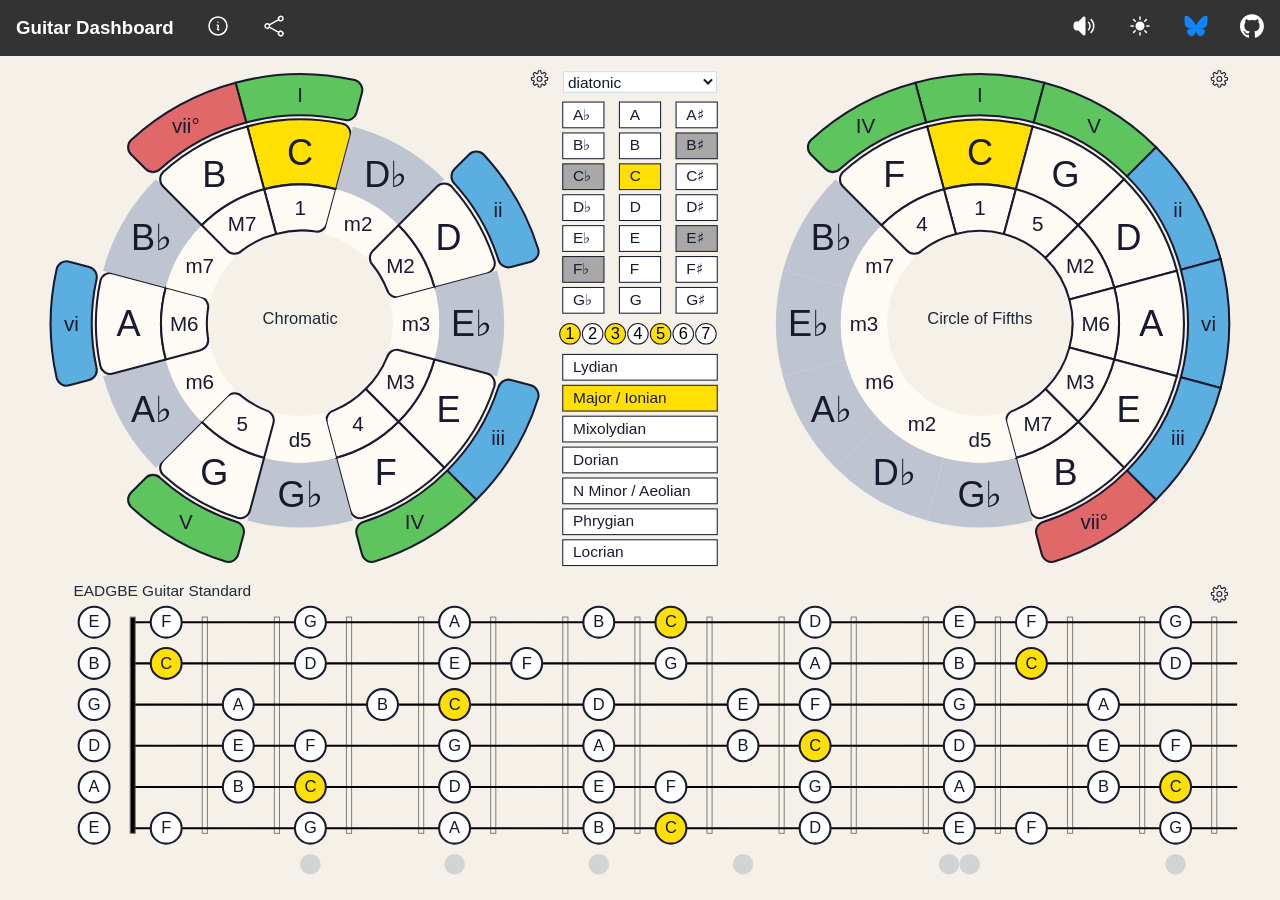
<file: index.html>
<!doctype html>
<html>
    <head>
        <meta charset="UTF-8" />
        <meta
            name="viewport"
            content="width=device-width, initial-scale=1.0, user-scalable=0, minimum-scale=1.0, maximum-scale=1.0"
        />
        <meta name="mobile-web-app-capable" content="yes" />
        <meta name="apple-mobile-web-app-status-bar-style" content="black" />
        <title>Guitar Dashboard</title>
        <meta
            name="description"
            content="A free, open source, music theory explorer for guitarists. Discover how scales and modes map to the fretboard and how chords work within scales."
        />
        <link rel="canonical" href="https://guitardashboard.com/" />
        <link href="gtr-cof.css?v=fc2c5a1c615fbcf818ead28989949222c78848f1" rel="stylesheet" />
        <link rel="shortcut icon" href="favicon.ico?r=31241" />
    </head>

    <body>
        <nav class="header">
            <div class="menu"><h1 class="title">Guitar Dashboard</h1></div>
            <div class="dropdown">
                <div class="menu">
                    <svg class="menu-bar-icon" width="24" height="24">
                        <use href="#icon-info" />
                    </svg>
                </div>
                <div class="dropdown-content with-padding">
                    <p>
                        An interactive music theory dashboard, including a
                        <a href="https://en.wikipedia.org/wiki/Circle_of_fifths"
                            >circle of fifths</a
                        >
                        for guitarists.
                    </p>
                    <p>
                        Discover how scales and modes map to the fretboard and
                        how chords work within scales.
                    </p>
                    <p>Watch the video:</p>
                    <iframe
                        width="560"
                        height="315"
                        src="https://www.youtube.com/embed/JPcEvxoWTJM"
                        frameborder="0"
                        allow="autoplay; encrypted-media"
                        allowfullscreen
                    >
                    </iframe>
                </div>
            </div>
            <div class="dropdown">
                <div class="menu">
                    <svg class="menu-bar-icon" width="24" height="24">
                        <use href="#icon-share" />
                    </svg>
                </div>
                <div id="permalink-dropdown" class="dropdown-content">
                    <div class="with-padding">
                        <input
                            type="button"
                            id="permalink-button"
                            value="Generate Permalink"
                        />
                        <br />
                        <br />
                        <input type="input" id="permalink-text" />
                    </div>
                </div>
            </div>
            <div class="dropdown" style="margin-left: auto">
                <div id="speaker-btn" class="menu">
                    <svg class="menu-bar-icon" width="24" height="24">
                        <use id="speaker-icon" href="#icon-speaker-wave" />
                    </svg>
                </div>
            </div>
            <div class="dropdown">
                <div id="theme-btn" class="menu">
                    <svg class="menu-bar-icon" width="24" height="24">
                        <use id="theme-icon" href="#icon-theme-dark" />
                    </svg>
                </div>
            </div>
            <div id="bluesky-link" class="menu">
                <a
                    href="https://bsky.app/profile/mikehadlow.com"
                    target="_blank"
                    rel="noopener noreferrer"
                >
                    <svg class="menu-bar-icon" width="24" height="24">
                        <use id="bluesky-icon" href="#icon-bluesky" />
                    </svg>
                </a>
            </div>
            <div id="github-link" class="menu">
                <a
                    href="https://github.com/mikehadlow/gtr-cof"
                    target="_blank"
                    rel="noopener noreferrer"
                >
                    <svg class="menu-bar-icon" width="24" height="24">
                        <use id="github-icon" href="#icon-github" />
                    </svg>
                </a>
            </div>
        </nav>
        <!-- end of header-->
        <!-- https://css-tricks.com/scale-svg/ -->
        <div class="content">
            <svg id="container" viewBox="0 0 1160 800" width="100%" height="100%">
                <defs>
                    <!-- icons ids are referenced in src/ui/index.ts -->
                    <symbol id="icon-gear" viewBox="0 0 24 24">
                        <path
                            d="m17.3 10.453l1.927.315a.326.326 0 0 1 .273.322v1.793a.326.326 0 0 1-.27.321l-1.93.339q-.167.582-.459 1.111l1.141 1.584a.326.326 0 0 1-.034.422l-1.268 1.268a.326.326 0 0 1-.418.037l-1.6-1.123a5.5 5.5 0 0 1-1.118.468l-.34 1.921a.326.326 0 0 1-.322.269H11.09a.325.325 0 0 1-.321-.272l-.319-1.911a5.5 5.5 0 0 1-1.123-.465l-1.588 1.113a.326.326 0 0 1-.418-.037L6.052 16.66a.33.33 0 0 1-.035-.42l1.123-1.57a5.5 5.5 0 0 1-.47-1.129l-1.901-.337a.326.326 0 0 1-.269-.321V11.09c0-.16.115-.296.273-.322l1.901-.317q.173-.59.47-1.128l-1.11-1.586a.326.326 0 0 1 .037-.417L7.34 6.053a.326.326 0 0 1 .42-.035l1.575 1.125q.533-.292 1.121-.46l.312-1.91a.326.326 0 0 1 .322-.273h1.793c.159 0 .294.114.322.27l.336 1.92q.585.169 1.12.465l1.578-1.135a.326.326 0 0 1 .422.033l1.268 1.268a.326.326 0 0 1 .036.418L16.84 9.342q.29.53.46 1.11ZM9.716 12a2.283 2.283 0 1 0 4.566 0a2.283 2.283 0 0 0-4.566 0Z"
                        />
                    </symbol>
                    <symbol id="icon-speaker-x" viewBox="0 0 24 24">
                        <path
                            d="M13.5 4.06c0-1.336-1.616-2.005-2.56-1.06l-4.5 4.5H4.508c-1.141 0-2.318.664-2.66 1.905A9.76 9.76 0 0 0 1.5 12c0 .898.121 1.768.35 2.595.341 1.24 1.518 1.905 2.659 1.905h1.93l4.5 4.5c.945.945 2.561.276 2.561-1.06V4.06ZM17.78 9.22a.75.75 0 1 0-1.06 1.06L18.44 12l-1.72 1.72a.75.75 0 1 0 1.06 1.06l1.72-1.72 1.72 1.72a.75.75 0 1 0 1.06-1.06L20.56 12l1.72-1.72a.75.75 0 1 0-1.06-1.06l-1.72 1.72-1.72-1.72Z"
                        />
                    </symbol>
                    <symbol id="icon-speaker-wave" viewBox="0 0 24 24">
                        <path
                            d="M13.5 4.06c0-1.336-1.616-2.005-2.56-1.06l-4.5 4.5H4.508c-1.141 0-2.318.664-2.66 1.905A9.76 9.76 0 0 0 1.5 12c0 .898.121 1.768.35 2.595.341 1.24 1.518 1.905 2.659 1.905h1.93l4.5 4.5c.945.945 2.561.276 2.561-1.06V4.06ZM18.584 5.106a.75.75 0 0 1 1.06 0c3.808 3.807 3.808 9.98 0 13.788a.75.75 0 0 1-1.06-1.06 8.25 8.25 0 0 0 0-11.668.75.75 0 0 1 0-1.06Z"
                        />
                        <path
                            d="M15.932 7.757a.75.75 0 0 1 1.061 0 6 6 0 0 1 0 8.486.75.75 0 0 1-1.06-1.061 4.5 4.5 0 0 0 0-6.364.75.75 0 0 1 0-1.06Z"
                        />
                    </symbol>
                    <symbol id="icon-bluesky" viewBox="0 0 600 530">
                        <path
                            d="m135.72 44.03c66.496 49.921 138.02 151.14 164.28 205.46 26.262-54.316 97.782-155.54 164.28-205.46 47.98-36.021 125.72-63.892 125.72 24.795 0 17.712-10.155 148.79-16.111 170.07-20.703 73.984-96.144 92.854-163.25 81.433 117.3 19.964 147.14 86.092 82.697 152.22-122.39 125.59-175.91-31.511-189.63-71.766-2.514-7.3797-3.6904-10.832-3.7077-7.8964-0.0174-2.9357-1.1937 0.51669-3.7077 7.8964-13.714 40.255-67.233 197.36-189.63 71.766-64.444-66.128-34.605-132.26 82.697-152.22-67.108 11.421-142.55-7.4491-163.25-81.433-5.9562-21.282-16.111-152.36-16.111-170.07 0-88.687 77.742-60.816 125.72-24.795z"
                            fill="#1185fe"
                        />
                    </symbol>
                    <symbol id="icon-github" viewBox="0 0 98 96">
                        <path
                            d="M48.854 0C21.839 0 0 22 0 49.217c0 21.756 13.993 40.172 33.405 46.69 2.427.49 3.316-1.059 3.316-2.362 0-1.141-.08-5.052-.08-9.127-13.59 2.931-16.42-5.797-16.42-5.797-2.184-5.966-5.467-7.431-5.467-7.431-4.462-3.057.335-3.057.335-3.057 4.965.332 7.519 5.052 7.519 5.052 4.37 7.496 11.404 5.378 14.235 4.074.404-3.178 1.699-5.378 3.074-6.6-10.839-1.141-22.243-5.378-22.243-24.283 0-5.378 1.94-9.778 5.014-13.2-.485-1.222-2.184-6.275.486-13.038 0 0 4.125-1.304 13.426 5.052a46.97 46.97 0 0 1 12.214-1.63c4.125 0 8.33.571 12.213 1.63 9.302-6.356 13.427-5.052 13.427-5.052 2.67 6.763.97 11.816.485 13.038 3.155 3.422 5.015 7.822 5.015 13.2 0 18.905-11.404 23.06-22.324 24.283 1.78 1.548 3.316 4.481 3.316 9.126 0 6.6-.08 11.897-.08 13.526 0 1.304.89 2.853 3.316 2.364 19.412-6.52 33.405-24.935 33.405-46.691C97.707 22 75.788 0 48.854 0z"
                        />
                    </symbol>
                    <symbol
                        id="icon-info"
                        viewBox="0 0 24 24"
                        fill="none"
                        stroke="currentColor"
                        stroke-width="1.5"
                    >
                        <path
                            stroke-linecap="round"
                            stroke-linejoin="round"
                            d="m11.25 11.25.041-.02a.75.75 0 0 1 1.063.852l-.708 2.836a.75.75 0 0 0 1.063.853l.041-.021M21 12a9 9 0 1 1-18 0 9 9 0 0 1 18 0Zm-9-3.75h.008v.008H12V8.25Z"
                        />
                    </symbol>
                    <symbol
                        id="icon-share"
                        viewBox="0 0 24 24"
                        fill="none"
                        stroke="currentColor"
                        stroke-width="1.5"
                    >
                        <path
                            stroke-linecap="round"
                            stroke-linejoin="round"
                            d="M7.217 10.907a2.25 2.25 0 1 0 0 2.186m0-2.186c.18.324.283.696.283 1.093s-.103.77-.283 1.093m0-2.186 9.566-5.314m-9.566 7.5 9.566 5.314m0 0a2.25 2.25 0 1 0 3.935 2.186 2.25 2.25 0 0 0-3.935-2.186Zm0-12.814a2.25 2.25 0 1 0 3.933-2.185 2.25 2.25 0 0 0-3.933 2.185Z"
                        />
                    </symbol>
                    <symbol
                        id="icon-theme-dark"
                        viewBox="0 0 24 24"
                        fill="currentColor"
                        stroke="none"
                    >
                        <path
                            fill-rule="evenodd"
                            d="M9.528 1.718a.75.75 0 0 1 .162.819A8.97 8.97 0 0 0 9 6a9 9 0 0 0 9 9 8.97 8.97 0 0 0 3.463-.69.75.75 0 0 1 .981.98 10.503 10.503 0 0 1-9.694 6.46c-5.799 0-10.5-4.7-10.5-10.5 0-4.368 2.667-8.112 6.46-9.694a.75.75 0 0 1 .818.162Z"
                            clip-rule="evenodd"
                        />
                    </symbol>
                    <symbol
                        id="icon-theme-light"
                        viewBox="0 0 24 24"
                        fill="currentColor"
                        stroke="none"
                    >
                        <path
                            d="M12 2.25a.75.75 0 0 1 .75.75v2.25a.75.75 0 0 1-1.5 0V3a.75.75 0 0 1 .75-.75ZM7.5 12a4.5 4.5 0 1 1 9 0 4.5 4.5 0 0 1-9 0ZM18.894 6.166a.75.75 0 0 0-1.06-1.06l-1.591 1.59a.75.75 0 1 0 1.06 1.061l1.591-1.59ZM21.75 12a.75.75 0 0 1-.75.75h-2.25a.75.75 0 0 1 0-1.5H21a.75.75 0 0 1 .75.75ZM17.834 18.894a.75.75 0 0 0 1.06-1.06l-1.59-1.591a.75.75 0 1 0-1.061 1.06l1.59 1.591ZM12 18a.75.75 0 0 1 .75.75V21a.75.75 0 0 1-1.5 0v-2.25A.75.75 0 0 1 12 18ZM7.758 17.303a.75.75 0 0 0-1.061-1.06l-1.591 1.59a.75.75 0 0 0 1.06 1.061l1.591-1.59ZM6 12a.75.75 0 0 1-.75.75H3a.75.75 0 0 1 0-1.5h2.25A.75.75 0 0 1 6 12ZM6.697 7.757a.75.75 0 0 0 1.06-1.06l-1.59-1.591a.75.75 0 0 0-1.061 1.06l1.59 1.591Z"
                        />
                    </symbol>
                </defs>
                <svg
                    id="chromatic"
                    viewBox="0 0 500 500"
                    preserveAspectRatio="xMinYMin meet"
                    x="0"
                    y="0"
                    width="500"
                ></svg>
                <svg
                    id="modes"
                    viewBox="0 0 160 500"
                    x="500"
                    preserveAspectRatio="xMinYMin meet"
                    y="0"
                    width="160"
                ></svg>
                <svg
                    id="cof"
                    viewBox="0 0 500 500"
                    x="660"
                    preserveAspectRatio="xMinYMin meet"
                    y="0"
                    width="500"
                ></svg>
                <svg
                    id="gtr"
                    viewBox="0 0 1160 300"
                    x="0"
                    preserveAspectRatio="xMinYMin meet"
                    y="500"
                    width="1160"
                ></svg>
            </svg>
        </div>
        <div id="no-op"></div>
        <script src="gtr-cof.js?v=fc2c5a1c615fbcf818ead28989949222c78848f1"></script>
    </body>
</html>
</file>
<file: gtr-cof.css>
/* src/styles/variables.css */
:root {
  --buncss-light: initial;
  --buncss-dark: ;
  color-scheme: light;
  --font-family: "Gill Sans", "Gill Sans MT", Calibri, "Trebuchet MS", sans-serif;
  --font-size-base: 12pt;
  --font-size-title: 14pt;
  --font-size-note: 35px;
  --font-size-degree: 20px;
  --font-size-button: 15px;
  --font-size-modal-close: 20pt;
  --font-size-modal-select: 11pt;
  --color-page-bg: #f5f1e8;
  --color-page-text: #1f2937;
  --color-surface: #fffdf8;
  --color-input-bg: #fff;
  --color-input-text: #111827;
  --color-input-border: #cbd5e1;
  --color-link: #1d4ed8;
  --color-link-hover: #1e3a8a;
  --color-svg-text: #1f2937;
  --color-fret-note-text: #111827;
  --color-header-bg: #333;
  --color-header-hover: #444;
  --color-header-text: white;
  --color-dropdown-bg: #f9f9f9;
  --color-dropdown-hover: #f1f1f1;
  --color-dropdown-text: black;
  --color-border: #ddd;
  --color-muted: #666;
  --color-segment-default: #bec4d0;
  --color-segment-tonic: #ffe000;
  --color-segment-scale: #fefaf4;
  --color-segment-dim: #e06868;
  --color-segment-aug: #eca040;
  --color-segment-minor: #5aaee0;
  --color-segment-major: #5ec45e;
  --color-segment-interval: #fefaf4;
  --color-segment-stroke: #1a1a2e;
  --color-button-selected: #ffe000;
  --color-button-default: white;
  --color-button-disabled: #a8a8a8;
  --interval-color-0: #f44b42;
  --interval-color-1: #f48942;
  --interval-color-2: #f4bf42;
  --interval-color-3: #f4ee42;
  --interval-color-4: #8cf442;
  --interval-color-5: #42f4bf;
  --interval-color-6: #42d4f4;
  --interval-color-7: #429ef4;
  --interval-color-8: #e542f4;
  --interval-color-9: #f44289;
  --interval-color-10: #ff8282;
  --interval-color-11: #ff82fc;
  --color-fret-note: white;
  --color-fret-note-hidden: #ffffff03;
  --color-fret-nut: black;
  --color-fret-line: grey;
  --color-fret-dot: lightgrey;
  --color-fret-string: black;
  --stroke-width-fret: 1px;
  --stroke-width: 2px;
  --stroke-width-toggle: 4px;
  --z-dropdown: 1;
  --z-modal-backdrop: 1000;
  --z-modal: 1001;
  --content-max-width: 1320px;
}

:root[data-theme="dark"] {
  --buncss-light: ;
  --buncss-dark: initial;
  color-scheme: dark;
  --color-page-bg: #080808;
  --color-page-text: #e5e5e5;
  --color-surface: #161616;
  --color-input-bg: #101010;
  --color-input-text: #e5e5e5;
  --color-input-border: #3a3a3a;
  --color-link: #d0d0d0;
  --color-link-hover: #fff;
  --color-svg-text: #e5e5e5;
  --color-fret-note-text: #111827;
  --color-header-bg: #000;
  --color-header-hover: #181818;
  --color-header-text: #e5e5e5;
  --color-dropdown-bg: #161616;
  --color-dropdown-hover: #202020;
  --color-dropdown-text: #e5e5e5;
  --color-border: #343434;
  --color-muted: #9a9a9a;
  --color-segment-default: #b8b8b8;
  --color-segment-tonic: #e7c84b;
  --color-segment-scale: #ececec;
  --color-segment-dim: #d86d76;
  --color-segment-aug: #d49a4e;
  --color-segment-minor: #7da9c7;
  --color-segment-major: #78b878;
  --color-segment-interval: #dedede;
  --color-segment-stroke: #353535;
  --color-button-selected: #e7c84b;
  --color-button-default: #d8d8d8;
  --color-button-disabled: #707070;
  --color-fret-note: #ededed;
  --color-fret-note-hidden: #ffffff14;
  --color-fret-nut: #dfdfdf;
  --color-fret-line: #9a9a9a;
  --color-fret-dot: #444;
  --color-fret-string: #d9d9d9;
}

/* src/styles/base.css */
body {
  font-family: var(--font-family);
  font-size: var(--font-size-base);
  background-color: var(--color-page-bg);
  color: var(--color-page-text);
  display: flex;
  overflow: hidden;
  flex-direction: column;
  height: 100vh;
  margin: 0;
  transition: background-color .15s, color .15s;
}

text {
  pointer-events: none;
}

div {
  margin: 0;
  padding: 0;
}

a {
  color: var(--color-link);
}

a:hover {
  color: var(--color-link-hover);
}

input, select, textarea, button {
  background-color: var(--color-input-bg);
  color: var(--color-input-text);
  border: 1px solid var(--color-input-border);
}

fieldset {
  border: 1px solid var(--color-border);
}

.svg-text {
  fill: var(--color-svg-text);
}

/* src/styles/header.css */
.header {
  overflow: hidden;
  background-color: var(--color-header-bg);
  display: flex;
  align-items:  center;
  margin: 0;
  padding: 0;
  transition: background-color .15s;
}

.title {
  font-weight: bold;
  font-size: var(--font-size-title);
  margin: 0;
}

.menu {
  display: inline-block;
  color: var(--color-header-text);
  text-align: center;
  text-decoration: none;
  cursor: default;
  padding: 14px 16px;
}

.dropdown {
  display: inline-block;
}

.dropdown:hover {
  background-color: var(--color-header-hover);
}

.dropdown-content {
  display: none;
  position: absolute;
  background-color: var(--color-dropdown-bg);
  color: var(--color-dropdown-text);
  text-align: left;
  z-index: var(--z-dropdown);
  border: 1px solid var(--color-border);
  min-width: 160px;
  box-shadow: 0 8px 16px #0003;
}

.with-padding {
  padding: 12px 16px;
}

.dropdown-content-item {
  color: var(--color-dropdown-text);
  text-decoration: none;
  display: block;
  cursor: default;
  padding: 12px 16px;
}

.dropdown-content-item:hover {
  background-color: var(--color-dropdown-hover);
}

.dropdown-content-visible {
  display: block;
}

.menu-bar-icon {
  fill: var(--color-header-text);
}

.scale-family-select {
  font-family: var(--font-family);
  font-size: var(--font-size-button);
  width: 100%;
}

/* src/styles/layout.css */
.content {
  max-width: var(--content-max-width);
  box-sizing: border-box;
  flex: 1;
  width: 100%;
  min-height: 0;
  margin: 0 auto;
  padding: 10px;
}

/* src/styles/circle.css */
.note-segment {
  fill: var(--color-segment-default);
  stroke: none;
}

.note-segment-tonic {
  fill: var(--color-segment-tonic);
  stroke: var(--color-segment-stroke);
  stroke-width: var(--stroke-width);
}

.note-segment-scale {
  fill: var(--color-segment-scale);
  stroke: var(--color-segment-stroke);
  stroke-width: var(--stroke-width);
}

.note-segment-text {
  font-size: var(--font-size-note);
  text-anchor: middle;
  fill: var(--color-segment-stroke);
}

.degree-segment {
  fill: none;
  stroke: none;
}

.degree-segment-selected {
  fill: var(--color-segment-scale);
  stroke: var(--color-segment-stroke);
  stroke-width: var(--stroke-width);
}

.degree-segment-text {
  font-size: var(--font-size-degree);
  text-anchor: middle;
  fill: var(--color-segment-stroke);
}

.chord-segment {
  fill: none;
  stroke: none;
}

.chord-segment-dim {
  fill: var(--color-segment-dim);
  stroke: var(--color-segment-stroke);
  stroke-width: var(--stroke-width);
}

.chord-segment-aug {
  fill: var(--color-segment-aug);
  stroke: var(--color-segment-stroke);
  stroke-width: var(--stroke-width);
}

.chord-segment-minor {
  fill: var(--color-segment-minor);
  stroke: var(--color-segment-stroke);
  stroke-width: var(--stroke-width);
}

.chord-segment-major {
  fill: var(--color-segment-major);
  stroke: var(--color-segment-stroke);
  stroke-width: var(--stroke-width);
}

.chord-segment-note {
  fill: none;
  stroke: none;
}

.interval-note-selected {
  stroke: var(--color-segment-stroke);
  stroke-width: var(--stroke-width);
}

.interval-segment {
  fill: var(--color-segment-interval);
  stroke: none;
}

.interval-note {
  fill: none;
  stroke: none;
}

.interval-fill-0 {
  fill: var(--interval-color-0);
}

.interval-fill-1 {
  fill: var(--interval-color-1);
}

.interval-fill-2 {
  fill: var(--interval-color-2);
}

.interval-fill-3 {
  fill: var(--interval-color-3);
}

.interval-fill-4 {
  fill: var(--interval-color-4);
}

.interval-fill-5 {
  fill: var(--interval-color-5);
}

.interval-fill-6 {
  fill: var(--interval-color-6);
}

.interval-fill-7 {
  fill: var(--interval-color-7);
}

.interval-fill-8 {
  fill: var(--interval-color-8);
}

.interval-fill-9 {
  fill: var(--interval-color-9);
}

.interval-fill-10 {
  fill: var(--interval-color-10);
}

.interval-fill-11 {
  fill: var(--interval-color-11);
}

/* src/styles/buttons.css */
.mode-button {
  fill: var(--color-button-default);
  stroke: var(--color-segment-stroke);
}

.mode-button-selected {
  fill: var(--color-button-selected);
}

.mode-text {
  font-size: var(--font-size-button);
  text-anchor: left;
  fill: var(--color-svg-text);
}

.tonic-button {
  fill: var(--color-button-default);
  stroke: var(--color-segment-stroke);
}

.tonic-button-grey {
  fill: var(--color-button-disabled);
}

.tonic-button-selected {
  fill: var(--color-button-selected);
}

.tonic-text {
  font-size: var(--font-size-button);
  text-anchor: left;
  fill: var(--color-segment-stroke);
}

/* src/styles/modal.css */
.modal-backdrop {
  position: fixed;
  z-index: var(--z-modal-backdrop);
  display: flex;
  background: #0006;
  justify-content: center;
  align-items:  center;
  width: 100%;
  height: 100%;
  top: 0;
  left: 0;
}

.modal-container {
  background: var(--color-surface);
  z-index: var(--z-modal);
  border-radius: 8px;
  width: 90%;
  max-width: 400px;
  box-shadow: 0 4px 24px #0000004d;
}

.modal-header {
  display: flex;
  border-bottom: 1px solid var(--color-border);
  font-weight: bold;
  font-size: var(--font-size-title);
  justify-content: space-between;
  align-items:  center;
  padding: 12px 16px;
}

.modal-close {
  font-size: var(--font-size-modal-close);
  cursor: pointer;
  color: var(--color-muted);
  background: none;
  border: none;
  padding: 0 4px;
  line-height: 1;
}

.modal-close:hover {
  color: var(--color-segment-stroke);
}

.modal-section {
  padding: 10px 16px;
}

.modal-section-title {
  margin-bottom: 6px;
  font-weight: bold;
}

.modal-select {
  font-size: var(--font-size-modal-select);
  width: 100%;
  padding: 4px;
}

.modal-checkbox-label, .modal-radio-label {
  display: block;
  cursor: pointer;
  padding: 4px 0;
}

.modal-radio-label {
  margin-left: 4px;
}

/* src/styles/guitar.css */
.fret-note {
  fill: var(--color-fret-note-hidden);
  stroke: none;
  stroke-width: 0;
}

.fret-note-scale {
  fill: var(--color-fret-note);
  stroke: var(--color-segment-stroke);
  stroke-width: var(--stroke-width);
}

.fret-note-tonic {
  fill: var(--color-segment-tonic);
  stroke: var(--color-segment-stroke);
  stroke-width: var(--stroke-width);
}

.fret-note-dimmed {
  fill: var(--color-fret-note);
  stroke: none;
}

.fret-note-toggle {
  fill: var(--color-fret-note);
  stroke-width: var(--stroke-width-toggle);
}

.fret-note-text {
  fill: var(--color-fret-note-text);
}

.interval-stroke-0 {
  stroke: var(--interval-color-0);
}

.interval-stroke-1 {
  stroke: var(--interval-color-1);
}

.interval-stroke-2 {
  stroke: var(--interval-color-2);
}

.interval-stroke-3 {
  stroke: var(--interval-color-3);
}

.interval-stroke-4 {
  stroke: var(--interval-color-4);
}

.interval-stroke-5 {
  stroke: var(--interval-color-5);
}

.interval-stroke-6 {
  stroke: var(--interval-color-6);
}

.interval-stroke-7 {
  stroke: var(--interval-color-7);
}

.interval-stroke-8 {
  stroke: var(--interval-color-8);
}

.interval-stroke-9 {
  stroke: var(--interval-color-9);
}

.interval-stroke-10 {
  stroke: var(--interval-color-10);
}

.interval-stroke-11 {
  stroke: var(--interval-color-11);
}

.fret-nut {
  fill: var(--color-fret-nut);
  stroke: var(--color-fret-line);
  stroke-width: var(--stroke-width-fret);
}

.fret-line {
  fill: none;
  stroke: var(--color-fret-line);
  stroke-width: var(--stroke-width-fret);
}

.fret-dot {
  fill: var(--color-fret-dot);
}

.fret-string {
  stroke: var(--color-fret-string);
  stroke-width: var(--stroke-width);
}

/* src/styles/index.css */
</file>
